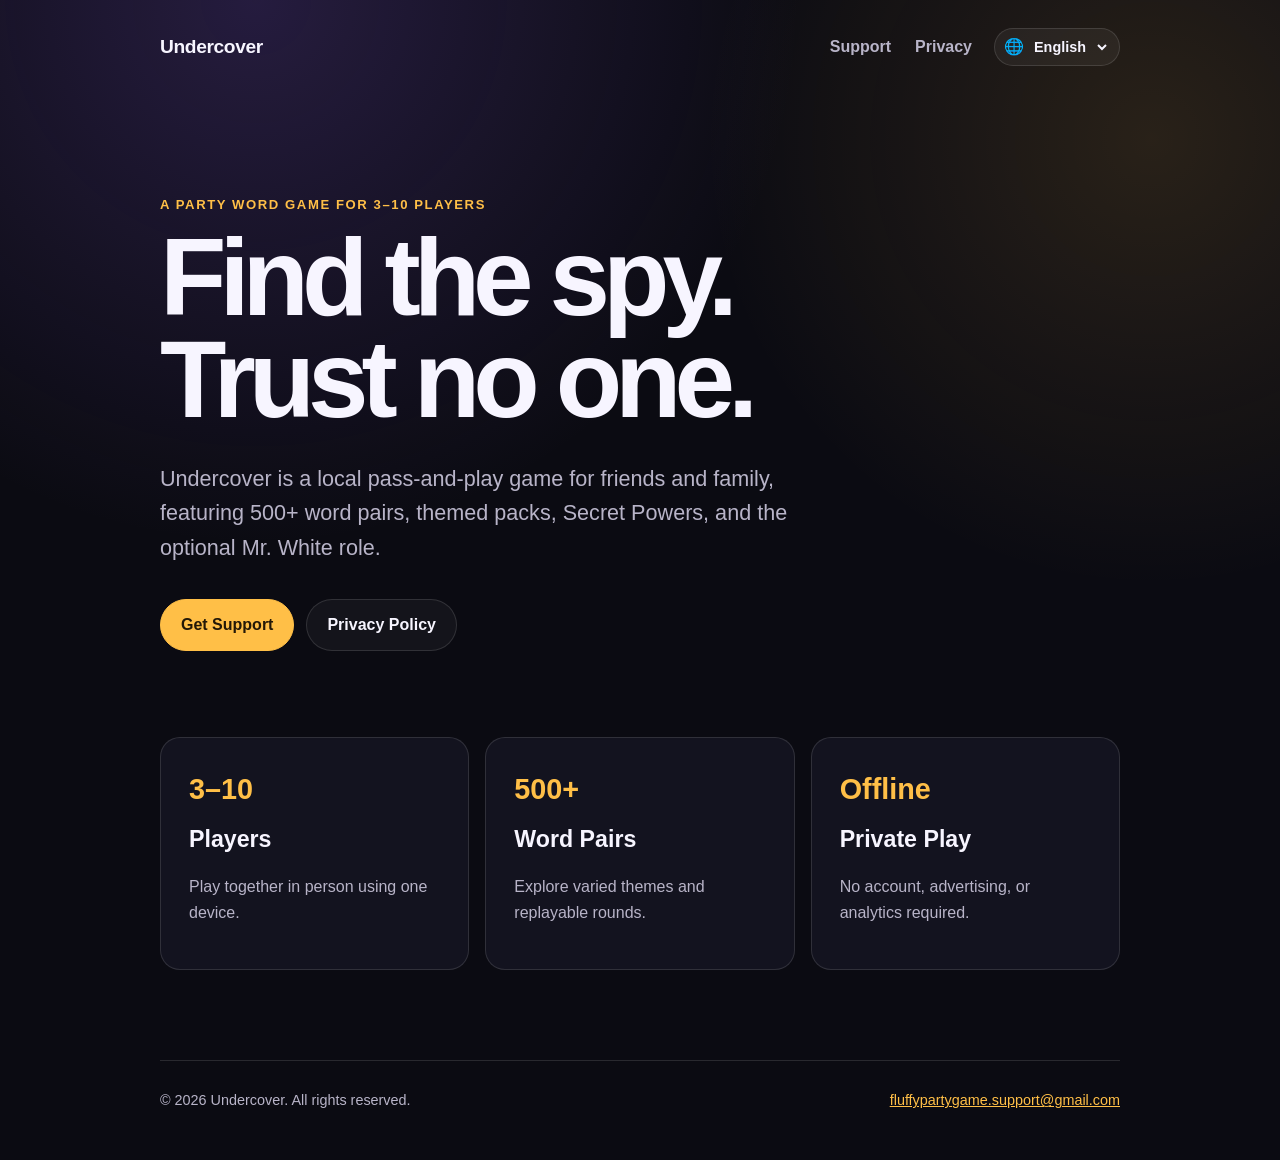
<file: index.html>
<!doctype html>
<html lang="en">
<head>
    <meta charset="utf-8">
    <meta name="viewport" content="width=device-width, initial-scale=1">
    <meta name="description" content="Official support and privacy information for Undercover, the party word game for 3–10 players." data-i18n-content="home.metaDescription">
    <title data-i18n="home.title">Undercover — Party Game Support</title>
    <link rel="stylesheet" href="styles.css">
    <script src="i18n.js" defer></script>
</head>
<body>
    <header class="site-header">
        <a class="brand" href="index.html">Undercover</a>
        <div class="header-actions">
            <nav data-i18n-aria-label="common.mainNavigation" aria-label="Main navigation">
                <a href="support.html" data-i18n="common.support">Support</a>
                <a href="privacy.html" data-i18n="common.privacy">Privacy</a>
            </nav>
            <label class="language-control">
                <span class="visually-hidden" data-i18n="common.language">Language</span>
                <span aria-hidden="true">🌐</span>
                <select class="language-select" data-language-select aria-label="Language">
                    <option value="en">English</option>
                    <option value="zh-Hans">简体中文</option>
                    <option value="zh-Hant">繁體中文</option>
                    <option value="ja">日本語</option>
                    <option value="de">Deutsch</option>
                    <option value="fr">Français</option>
                    <option value="es">Español</option>
                    <option value="ko">한국어</option>
                </select>
            </label>
        </div>
    </header>

    <main>
        <section class="hero">
            <p class="eyebrow" data-i18n="home.eyebrow">A party word game for 3–10 players</p>
            <h1 data-i18n-html="home.heading">Find the spy.<br>Trust no one.</h1>
            <p class="intro" data-i18n="home.intro">Undercover is a local pass-and-play game for friends and family, featuring 500+ word pairs, themed packs, Secret Powers, and the optional Mr. White role.</p>
            <div class="actions">
                <a class="button primary" href="support.html" data-i18n="home.getSupport">Get Support</a>
                <a class="button secondary" href="privacy.html" data-i18n="common.privacyPolicy">Privacy Policy</a>
            </div>
        </section>

        <section class="features" aria-label="Game features">
            <article>
                <span>3–10</span>
                <h2 data-i18n="home.players">Players</h2>
                <p data-i18n="home.playersDescription">Play together in person using one device.</p>
            </article>
            <article>
                <span>500+</span>
                <h2 data-i18n="home.wordPairs">Word Pairs</h2>
                <p data-i18n="home.wordPairsDescription">Explore varied themes and replayable rounds.</p>
            </article>
            <article>
                <span data-i18n="home.offline">Offline</span>
                <h2 data-i18n="home.privatePlay">Private Play</h2>
                <p data-i18n="home.privatePlayDescription">No account, advertising, or analytics required.</p>
            </article>
        </section>
    </main>

    <footer>
        <p data-i18n="common.copyright">© 2026 Undercover. All rights reserved.</p>
        <p><a href="mailto:fluffypartygame.support@gmail.com">fluffypartygame.support@gmail.com</a></p>
    </footer>
</body>
</html>
</file>
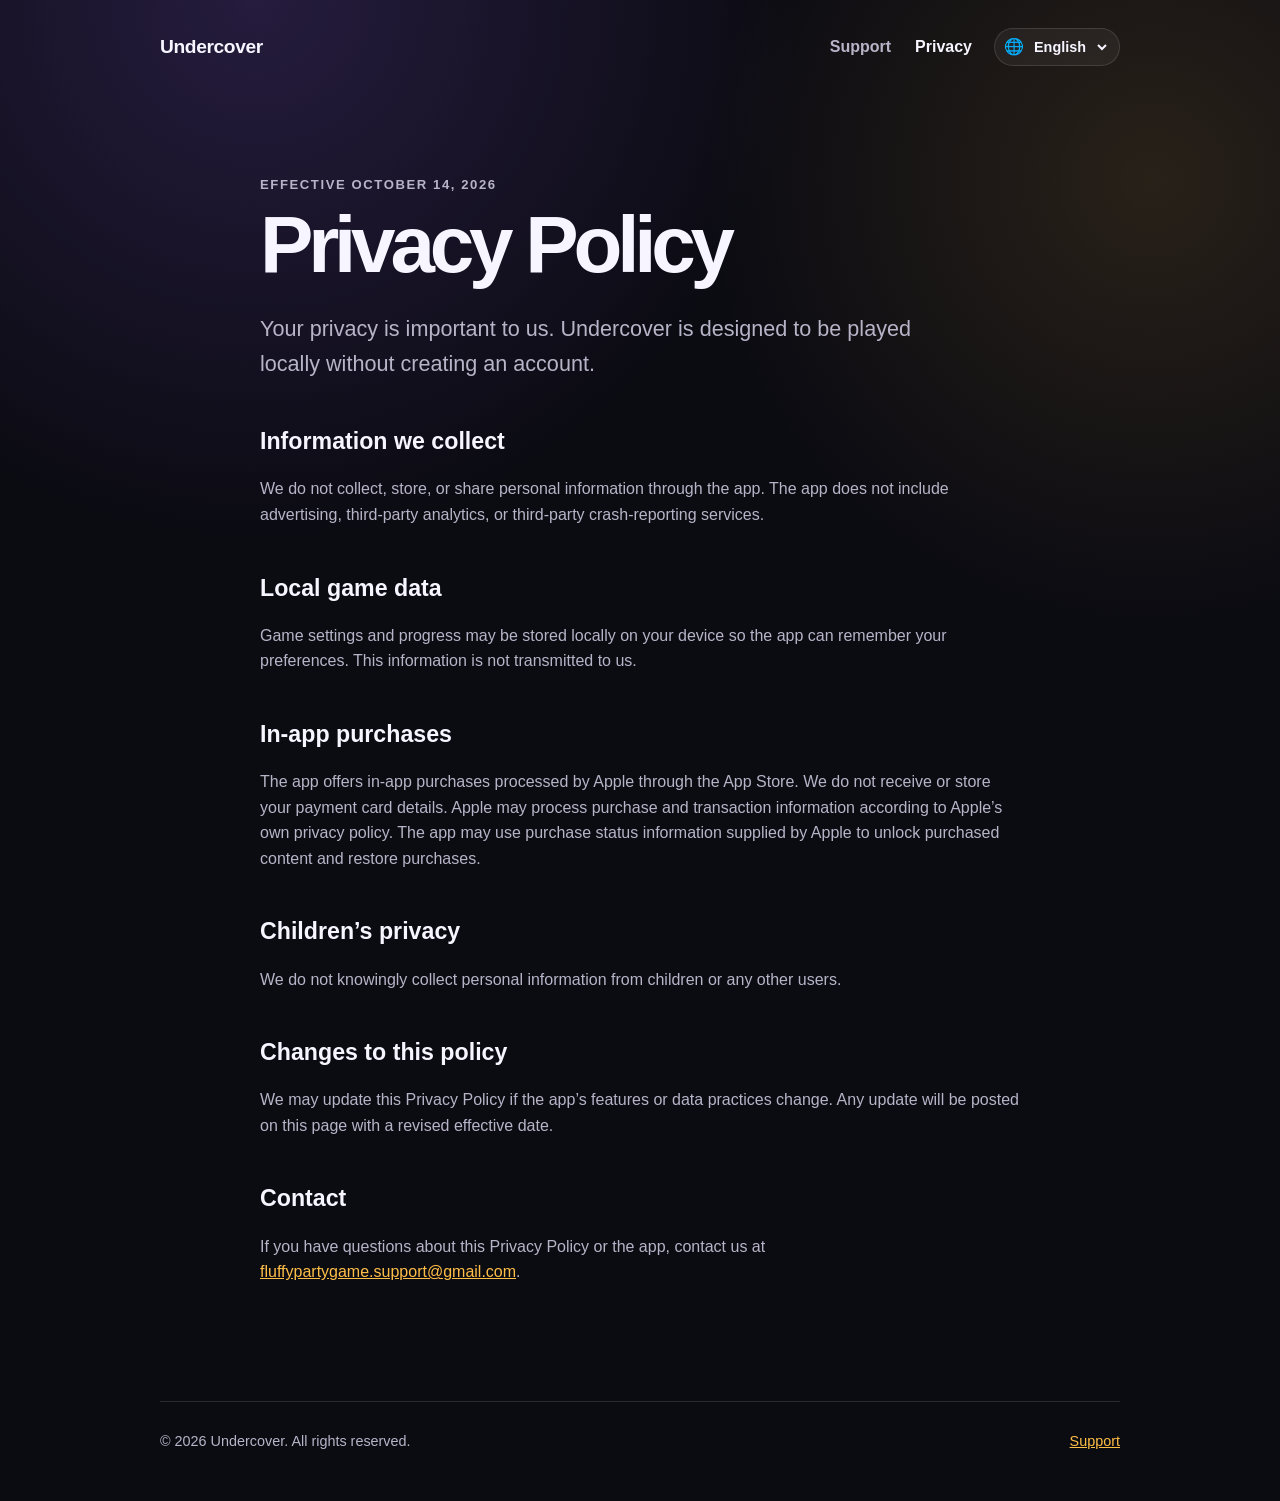
<file: privacy.html>
<!doctype html>
<html lang="en">
<head>
    <meta charset="utf-8">
    <meta name="viewport" content="width=device-width, initial-scale=1">
    <meta name="description" content="Privacy Policy for Undercover, the party word game." data-i18n-content="privacy.metaDescription">
    <title data-i18n="privacy.title">Privacy Policy — Undercover</title>
    <link rel="stylesheet" href="styles.css">
    <script src="i18n.js" defer></script>
</head>
<body>
    <header class="site-header">
        <a class="brand" href="index.html">Undercover</a>
        <div class="header-actions">
            <nav data-i18n-aria-label="common.mainNavigation" aria-label="Main navigation">
                <a href="support.html" data-i18n="common.support">Support</a>
                <a class="active" href="privacy.html" data-i18n="common.privacy">Privacy</a>
            </nav>
            <label class="language-control"><span class="visually-hidden" data-i18n="common.language">Language</span><span aria-hidden="true">🌐</span><select class="language-select" data-language-select aria-label="Language"><option value="en">English</option><option value="zh-Hans">简体中文</option><option value="zh-Hant">繁體中文</option><option value="ja">日本語</option><option value="de">Deutsch</option><option value="fr">Français</option><option value="es">Español</option><option value="ko">한국어</option></select></label>
        </div>
    </header>

    <main class="content-page policy">
        <p class="eyebrow" data-i18n="privacy.effectiveDate">Effective October 14, 2026</p>
        <h1 data-i18n="common.privacyPolicy">Privacy Policy</h1>
        <p class="lead" data-i18n="privacy.lead">Your privacy is important to us. Undercover is designed to be played locally without creating an account.</p>

        <section>
            <h2 data-i18n="privacy.collectHeading">Information we collect</h2>
            <p data-i18n="privacy.collectBody">We do not collect, store, or share personal information through the app. The app does not include advertising, third-party analytics, or third-party crash-reporting services.</p>
        </section>

        <section>
            <h2 data-i18n="privacy.localHeading">Local game data</h2>
            <p data-i18n="privacy.localBody">Game settings and progress may be stored locally on your device so the app can remember your preferences. This information is not transmitted to us.</p>
        </section>

        <section>
            <h2 data-i18n="privacy.purchasesHeading">In-app purchases</h2>
            <p data-i18n="privacy.purchasesBody">The app offers in-app purchases processed by Apple through the App Store. We do not receive or store your payment card details. Apple may process purchase and transaction information according to Apple’s own privacy policy. The app may use purchase status information supplied by Apple to unlock purchased content and restore purchases.</p>
        </section>

        <section>
            <h2 data-i18n="privacy.childrenHeading">Children’s privacy</h2>
            <p data-i18n="privacy.childrenBody">We do not knowingly collect personal information from children or any other users.</p>
        </section>

        <section>
            <h2 data-i18n="privacy.changesHeading">Changes to this policy</h2>
            <p data-i18n="privacy.changesBody">We may update this Privacy Policy if the app’s features or data practices change. Any update will be posted on this page with a revised effective date.</p>
        </section>

        <section>
            <h2 data-i18n="privacy.contactHeading">Contact</h2>
            <p><span data-i18n="privacy.contactBody">If you have questions about this Privacy Policy or the app, contact us at</span> <a href="mailto:fluffypartygame.support@gmail.com">fluffypartygame.support@gmail.com</a>.</p>
        </section>
    </main>

    <footer>
        <p data-i18n="common.copyright">© 2026 Undercover. All rights reserved.</p>
        <p><a href="support.html" data-i18n="common.support">Support</a></p>
    </footer>
</body>
</html>
</file>
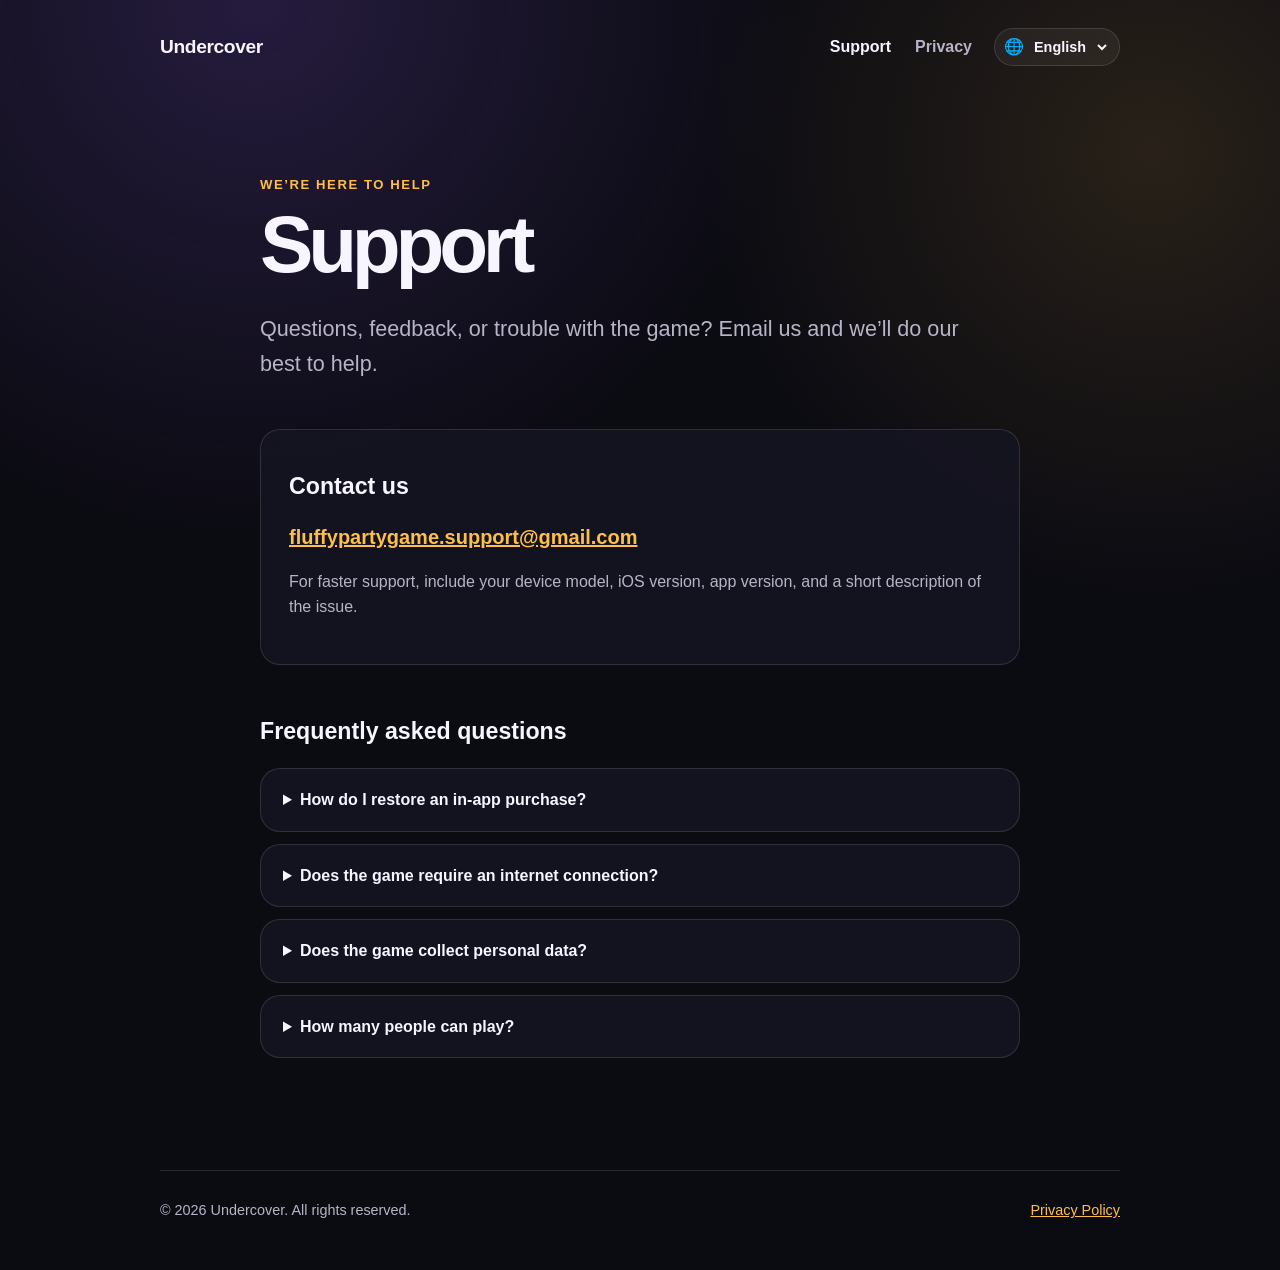
<file: support.html>
<!doctype html>
<html lang="en">
<head>
    <meta charset="utf-8">
    <meta name="viewport" content="width=device-width, initial-scale=1">
    <meta name="description" content="Get help with Undercover, the party word game." data-i18n-content="support.metaDescription">
    <title data-i18n="support.title">Support — Undercover</title>
    <link rel="stylesheet" href="styles.css">
    <script src="i18n.js" defer></script>
</head>
<body>
    <header class="site-header">
        <a class="brand" href="index.html">Undercover</a>
        <div class="header-actions">
            <nav data-i18n-aria-label="common.mainNavigation" aria-label="Main navigation">
                <a class="active" href="support.html" data-i18n="common.support">Support</a>
                <a href="privacy.html" data-i18n="common.privacy">Privacy</a>
            </nav>
            <label class="language-control"><span class="visually-hidden" data-i18n="common.language">Language</span><span aria-hidden="true">🌐</span><select class="language-select" data-language-select aria-label="Language"><option value="en">English</option><option value="zh-Hans">简体中文</option><option value="zh-Hant">繁體中文</option><option value="ja">日本語</option><option value="de">Deutsch</option><option value="fr">Français</option><option value="es">Español</option><option value="ko">한국어</option></select></label>
        </div>
    </header>

    <main class="content-page">
        <p class="eyebrow" data-i18n="support.eyebrow">We’re here to help</p>
        <h1 data-i18n="common.support">Support</h1>
        <p class="lead" data-i18n="support.lead">Questions, feedback, or trouble with the game? Email us and we’ll do our best to help.</p>

        <section class="card contact-card">
            <h2 data-i18n="support.contactUs">Contact us</h2>
            <p><a class="email" href="mailto:fluffypartygame.support@gmail.com?subject=Undercover%20Support">fluffypartygame.support@gmail.com</a></p>
            <p data-i18n="support.contactHint">For faster support, include your device model, iOS version, app version, and a short description of the issue.</p>
        </section>

        <section class="faq">
            <h2 data-i18n="support.faq">Frequently asked questions</h2>

            <details>
                <summary data-i18n="support.restoreQuestion">How do I restore an in-app purchase?</summary>
                <p data-i18n="support.restoreAnswer">Open the game’s purchase screen and choose Restore Purchases. Make sure you are signed in with the same Apple Account used for the original purchase. You will not be charged again.</p>
            </details>

            <details>
                <summary data-i18n="support.internetQuestion">Does the game require an internet connection?</summary>
                <p data-i18n="support.internetAnswer">Normal gameplay works offline. An internet connection may be required when purchasing or restoring in-app purchases through Apple.</p>
            </details>

            <details>
                <summary data-i18n="support.dataQuestion">Does the game collect personal data?</summary>
                <p><span data-i18n="support.dataAnswer">We do not operate user accounts, advertising, analytics, or crash-reporting services.</span> <a href="privacy.html" data-i18n="support.seePrivacy">See our Privacy Policy for details.</a></p>
            </details>

            <details>
                <summary data-i18n="support.playersQuestion">How many people can play?</summary>
                <p data-i18n="support.playersAnswer">Undercover supports 3–10 players sharing one device.</p>
            </details>
        </section>
    </main>

    <footer>
        <p data-i18n="common.copyright">© 2026 Undercover. All rights reserved.</p>
        <p><a href="privacy.html" data-i18n="common.privacyPolicy">Privacy Policy</a></p>
    </footer>
</body>
</html>
</file>
<file: styles.css>
:root {
    color-scheme: dark;
    --background: #0b0b12;
    --surface: #151522;
    --surface-light: #202034;
    --text: #f7f5ff;
    --muted: #b8b4c8;
    --accent: #ffbf47;
    --accent-dark: #231807;
    --border: rgba(255, 255, 255, 0.12);
    --max-width: 960px;
}

* {
    box-sizing: border-box;
}

html {
    background: var(--background);
}

body {
    min-height: 100vh;
    margin: 0;
    color: var(--text);
    background:
        radial-gradient(circle at 20% 0%, rgba(116, 78, 194, 0.25), transparent 34rem),
        radial-gradient(circle at 90% 12%, rgba(255, 191, 71, 0.12), transparent 28rem),
        var(--background);
    font-family: -apple-system, BlinkMacSystemFont, "Segoe UI", sans-serif;
    line-height: 1.6;
}

a {
    color: var(--accent);
}

.site-header,
main,
footer {
    width: min(calc(100% - 40px), var(--max-width));
    margin-inline: auto;
}

.site-header {
    display: flex;
    align-items: center;
    justify-content: space-between;
    padding-block: 28px;
}

.brand {
    color: var(--text);
    font-size: 1.2rem;
    font-weight: 800;
    letter-spacing: -0.02em;
    text-decoration: none;
}

nav {
    display: flex;
    gap: 24px;
}

.header-actions {
    display: flex;
    align-items: center;
    gap: 22px;
}

.language-control {
    display: flex;
    align-items: center;
    gap: 6px;
    min-height: 38px;
    padding: 5px 9px;
    border: 1px solid var(--border);
    border-radius: 999px;
    background: rgba(255, 255, 255, 0.05);
}

.language-select {
    max-width: 118px;
    border: 0;
    color: var(--text);
    background: transparent;
    font: inherit;
    font-size: 0.9rem;
    font-weight: 650;
    cursor: pointer;
}

.language-select:focus-visible {
    outline: 2px solid var(--accent);
    outline-offset: 4px;
}

.language-select option {
    color: #111;
    background: #fff;
}

.visually-hidden {
    position: absolute;
    width: 1px;
    height: 1px;
    padding: 0;
    margin: -1px;
    overflow: hidden;
    clip: rect(0, 0, 0, 0);
    white-space: nowrap;
    border: 0;
}

nav a {
    color: var(--muted);
    font-weight: 600;
    text-decoration: none;
}

nav a:hover,
nav a.active {
    color: var(--text);
}

.hero {
    padding: 100px 0 86px;
}

.eyebrow {
    margin: 0 0 12px;
    color: var(--accent);
    font-size: 0.82rem;
    font-weight: 800;
    letter-spacing: 0.12em;
    text-transform: uppercase;
}

h1 {
    max-width: 800px;
    margin: 0;
    font-size: clamp(3rem, 9vw, 6.8rem);
    letter-spacing: -0.065em;
    line-height: 0.94;
}

.intro,
.lead {
    max-width: 700px;
    margin: 30px 0;
    color: var(--muted);
    font-size: clamp(1.1rem, 2.3vw, 1.35rem);
}

.actions {
    display: flex;
    flex-wrap: wrap;
    gap: 12px;
    margin-top: 34px;
}

.button {
    display: inline-block;
    padding: 12px 20px;
    border: 1px solid var(--border);
    border-radius: 999px;
    font-weight: 750;
    text-decoration: none;
}

.button.primary {
    border-color: var(--accent);
    color: var(--accent-dark);
    background: var(--accent);
}

.button.secondary {
    color: var(--text);
    background: rgba(255, 255, 255, 0.04);
}

.features {
    display: grid;
    grid-template-columns: repeat(3, 1fr);
    gap: 16px;
    padding-bottom: 90px;
}

.features article,
.card,
details {
    border: 1px solid var(--border);
    border-radius: 20px;
    background: rgba(21, 21, 34, 0.88);
}

.features article {
    padding: 28px;
}

.features span {
    color: var(--accent);
    font-size: 1.8rem;
    font-weight: 850;
}

h2 {
    margin: 0.4em 0;
    font-size: 1.45rem;
}

.features p,
.card p,
.policy p,
details p {
    color: var(--muted);
}

.content-page {
    max-width: 760px;
    padding: 80px 0 100px;
}

.content-page h1 {
    font-size: clamp(3rem, 8vw, 5rem);
}

.card {
    margin: 48px 0;
    padding: 28px;
}

.email {
    font-size: clamp(1rem, 3vw, 1.25rem);
    font-weight: 750;
    overflow-wrap: anywhere;
}

.faq h2 {
    margin-bottom: 18px;
}

details {
    margin: 12px 0;
    padding: 18px 22px;
}

summary {
    cursor: pointer;
    font-weight: 750;
}

.policy section {
    margin-top: 42px;
}

footer {
    display: flex;
    justify-content: space-between;
    gap: 20px;
    padding: 28px 0 48px;
    border-top: 1px solid var(--border);
    color: var(--muted);
    font-size: 0.9rem;
}

footer p {
    margin: 0;
}

@media (max-width: 700px) {
    .site-header {
        align-items: flex-start;
        gap: 16px;
    }

    .header-actions {
        align-items: flex-end;
        flex-direction: column-reverse;
        gap: 12px;
    }

    nav {
        gap: 16px;
    }

    .hero {
        padding-top: 64px;
    }

    .features {
        grid-template-columns: 1fr;
    }

    footer {
        flex-direction: column;
    }
}
</file>
